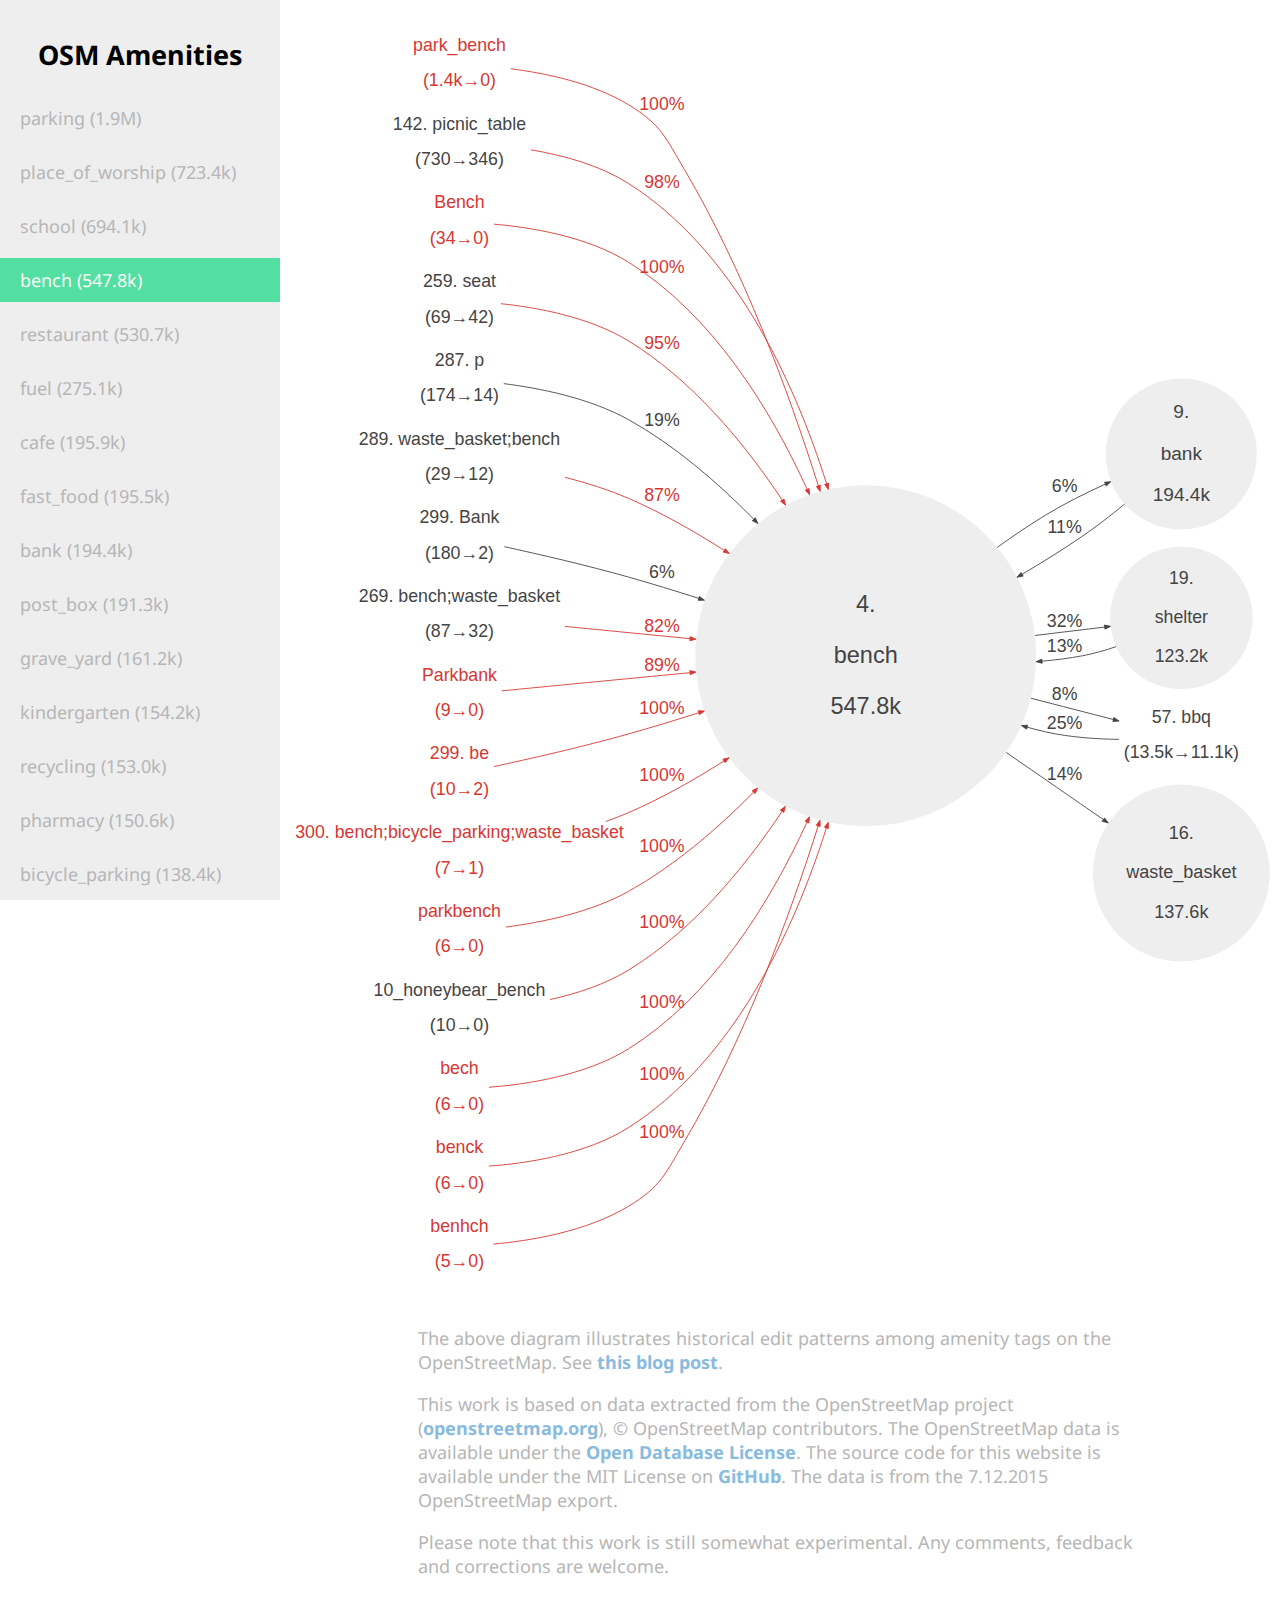
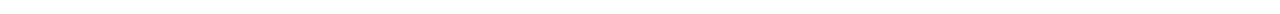
<file: index.html>
<!DOCTYPE html>
<html>
	<head>
		<meta charset="UTF-8">
		<title>Amenity tag edit patterns on the OpenStreetMap</title>
		<link href='https://fonts.googleapis.com/css?family=Droid+Sans' rel='stylesheet' type='text/css'>
		<script src='https://code.jquery.com/jquery-2.1.4.min.js'></script>
		<link rel='stylesheet' href='style.css' />
	</head>

	<body>
	<div id='left-menu'>
		<h2>OSM Amenities</h2>
		<ul>
			<!-- populated dynamically -->
		</ul>
	</div>

	<div id="right-area">
		<object data='' type='image/svg+xml' id='selectedimage'> </object>

		<div id="image-footer">
			<p>
				The above diagram illustrates historical edit patterns among amenity
				tags on the OpenStreetMap. See
				<a href="http://matiasdahl.iki.fi/2015/finding-related-amenity-tags-on-the-openstreetmap">this
					blog post</a>.
				</p>

				<p>
					This work is based on data extracted from the OpenStreetMap
					project (<a href="https://openstreetmap.org">openstreetmap.org</a>),
					© OpenStreetMap contributors. The OpenStreetMap data is available under
					the <a href="https://openstreetmap.org/copyright">Open Database License</a>.
					The source code for this website is available under the MIT License on
					<a href="https://github.com/matiasdahl/osm-tag-dynamics">GitHub</a>.
					The data is from the 7.12.2015 OpenStreetMap export.
				</p>

				<p>
					Please note that this work is still somewhat experimental. Any comments,
					feedback and corrections are welcome.
				</p>
			</div>
		</div>
		<script src='main.js'> </script>
	</body>
</html>
</file>
<file: style.css>
body {
  font-family: 'Droid Sans', sans-serif;
  font-size: 18px;
}

#left-menu {
  left: 0;
  top: 0;
  position: fixed;
  min-width: 280px;
  height: 100%;
  background-color: #eee;
  overflow: scroll;
}

#left-menu h2 {
  padding-top: 14px;
  text-align: center;
}

#left-menu ul {
  padding: 0px;
  margin: 0px;
}

#left-menu .active {
  background-color: #52DFA1;
  color: #fafafa;
}

#left-menu li {
  cursor: pointer;
  color: #b6b6b6;
  list-style: none;
  padding: 10px 0px 10px 20px;
  margin:  10px 0px 10px 0px;
  width: 100%;
}

#right-area {
  padding-left: 280px;
}

#right-area object {
  padding-top: 24px;
  padding-bottom: 24px;
  width: 100%;
}

#image-footer {
  color: #b6b6b6;
  font-size: 18px;
  padding: 0px 130px 10px 130px;
}

#image-footer a {
  cursor: pointer;
  color: #88BBDD;
  text-decoration: none;
  font-weight: bold;
}
</file>
